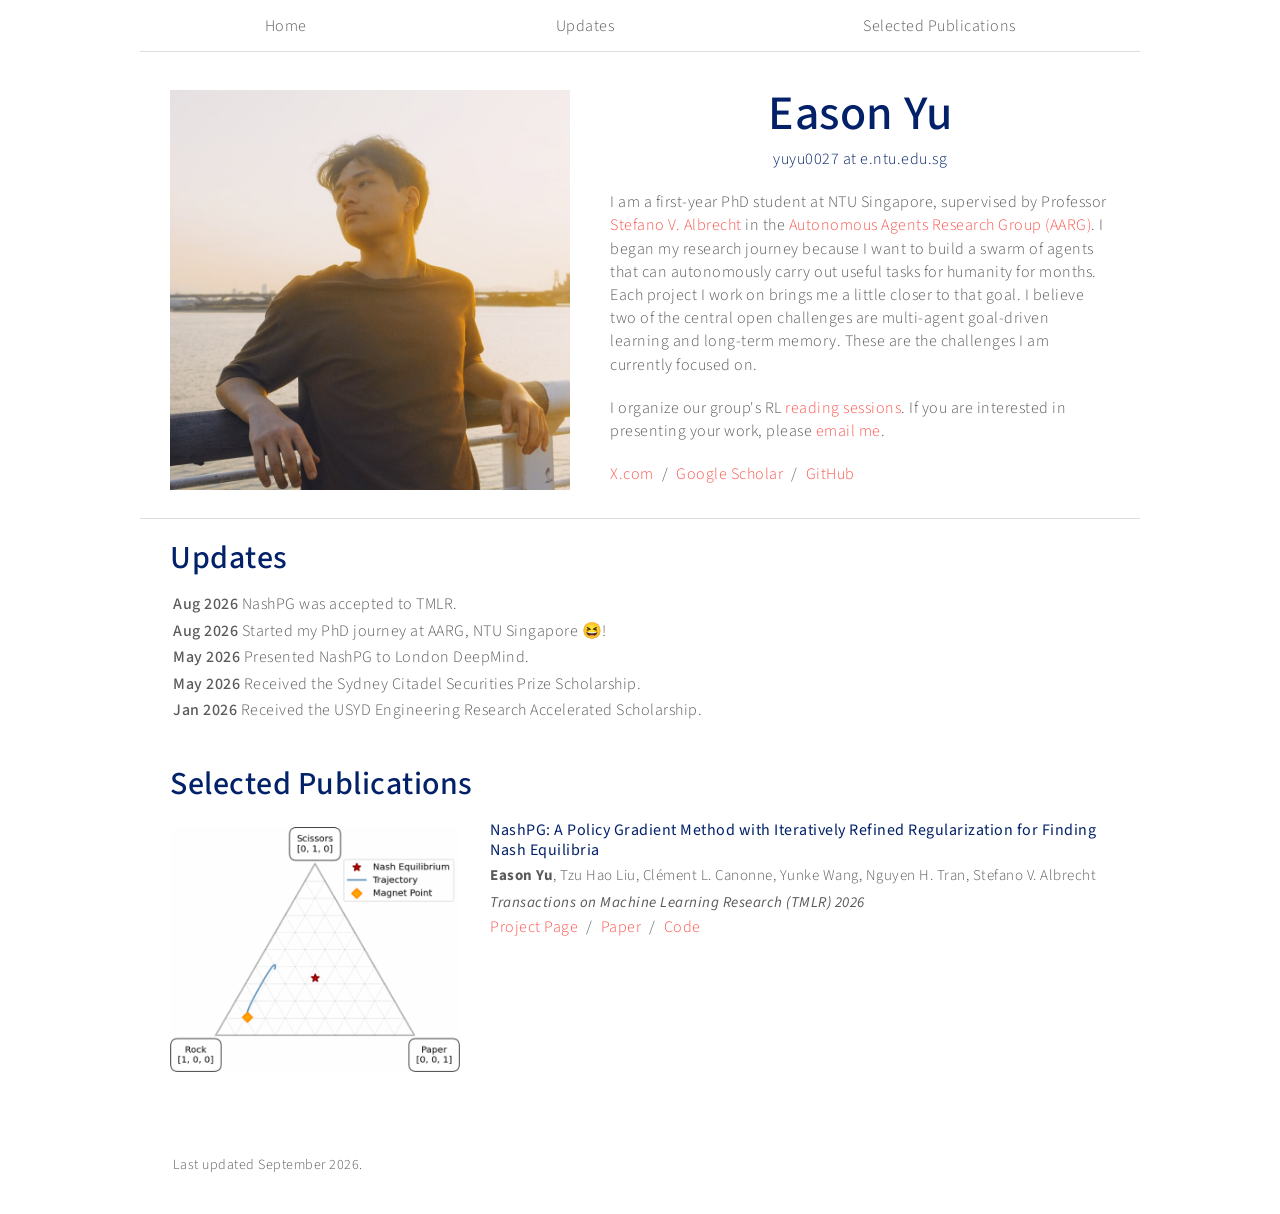
<file: index.html>
<!doctype html>
<html lang="en">
<head>
  <meta charset="utf-8">
  <meta name="viewport" content="width=device-width, initial-scale=1">
  <meta name="description" content="Eason Yu's homepage.">
  <title>Eason Yu</title>
  <link href="https://fonts.googleapis.com/css2?family=Source+Sans+Pro:wght@200;300;400;600;700;900&amp;display=swap" rel="stylesheet">
  <link rel="stylesheet" href="assets/css/style.css">
</head>
<body>
  <header class="site-header">
    <nav class="nav container" aria-label="Main navigation">
      <a href="#profile-intro">Home</a>
      <a href="#updates">Updates</a>
      <a href="#publications">Selected Publications</a>
    </nav>
  </header>

  <main class="container">
    <section id="profile-intro" class="profile section">
      <div class="profile-photo-wrap">
        <img class="profile-photo" src="assets/images/easonyu.jpg" alt="Portrait of Eason Yu">
      </div>

      <div class="profile-copy">
        <h1>Eason Yu</h1>
        <p class="subtitle">
          yuyu0027 at e.ntu.edu.sg
        </p>
        <p>
          I am a first-year PhD student at NTU Singapore, supervised by Professor
          <a href="https://agents-lab.org/stefano-albrecht/" rel="noreferrer">Stefano V. Albrecht</a>
          in the
          <a href="https://agents-lab.org/" rel="noreferrer">Autonomous Agents Research Group (AARG)</a>.
          I began my research journey because I want to build a swarm of agents
          that can autonomously carry out useful tasks for humanity for months.
          Each project I work on brings me a little closer to that goal. I
          believe two of the central open challenges are multi-agent
          goal-driven learning and long-term memory. These are the challenges
          I am currently focused on.
        </p>
        <p>
          I organize our group's RL
          <a href="https://agents-lab.org/reading-sessions/" rel="noreferrer">reading sessions</a>.
          If you are interested in presenting your work, please
          <a href="mailto:yuyu0027@e.ntu.edu.sg">email me</a>.
        </p>

        <div class="link-row" aria-label="Profile links">
          <a href="https://x.com/yoyu0203" rel="noreferrer">X.com</a>
          <a href="https://scholar.google.com/citations?hl=en&amp;view_op=list_works&amp;gmla=AKCpqFw6_bCxj2gZAOjzN72ITaUEZuNFN3W5UGyq4gflhVA9rmn4yfOdmjkuKxtdXWO86pN71RXoqOSA9XZHug&amp;user=BvuF9sQAAAAJ" rel="noreferrer">Google Scholar</a>
          <a href="https://github.com/easonyu0203" rel="noreferrer">GitHub</a>
        </div>
      </div>
    </section>

    <section id="updates" class="section">
      <h2>Updates</h2>
      <ul class="updates-list">
        <li>
          <time datetime="2026-08">Aug 2026</time>
          <span>NashPG was accepted to TMLR.</span>
        </li>
        <li>
          <time datetime="2026-08">Aug 2026</time>
          <span>Started my PhD journey at AARG, NTU Singapore 😆!</span>
        </li>
        <li>
          <time datetime="2026-05">May 2026</time>
          <span>Presented NashPG to London DeepMind.</span>
        </li>
        <li>
          <time datetime="2026-05">May 2026</time>
          <span>Received the Sydney Citadel Securities Prize Scholarship.</span>
        </li>
        <li>
          <time datetime="2026-01">Jan 2026</time>
          <span>Received the USYD Engineering Research Accelerated Scholarship.</span>
        </li>
      </ul>
    </section>

    <section id="publications" class="section">
      <h2>Selected Publications</h2>

      <article class="paper">
        <a class="paper-thumb" href="projects/nashpg/" aria-label="NashPG project page">
          <img src="assets/images/nashpg-policy-evolution-cropped.gif" alt="Policy evolution animation for NashPG">
        </a>
        <div class="paper-copy">
          <h3><a href="projects/nashpg/">NashPG: A Policy Gradient Method with Iteratively Refined Regularization for Finding Nash Equilibria</a></h3>
          <p class="authors"><strong>Eason Yu</strong>, Tzu Hao Liu, Clément L. Canonne, Yunke Wang, Nguyen H. Tran, Stefano V. Albrecht</p>
          <p class="venue">Transactions on Machine Learning Research (TMLR) 2026</p>
          <div class="paper-links">
            <a href="projects/nashpg/">Project Page</a>
            <a href="https://arxiv.org/abs/2510.18183" rel="noreferrer">Paper</a>
            <a href="https://github.com/ntu-agents/nashpg" rel="noreferrer">Code</a>
          </div>
        </div>
      </article>
    </section>

  </main>

  <footer class="footer container">
    <p>Last updated September 2026.</p>
  </footer>
</body>
</html>
</file>
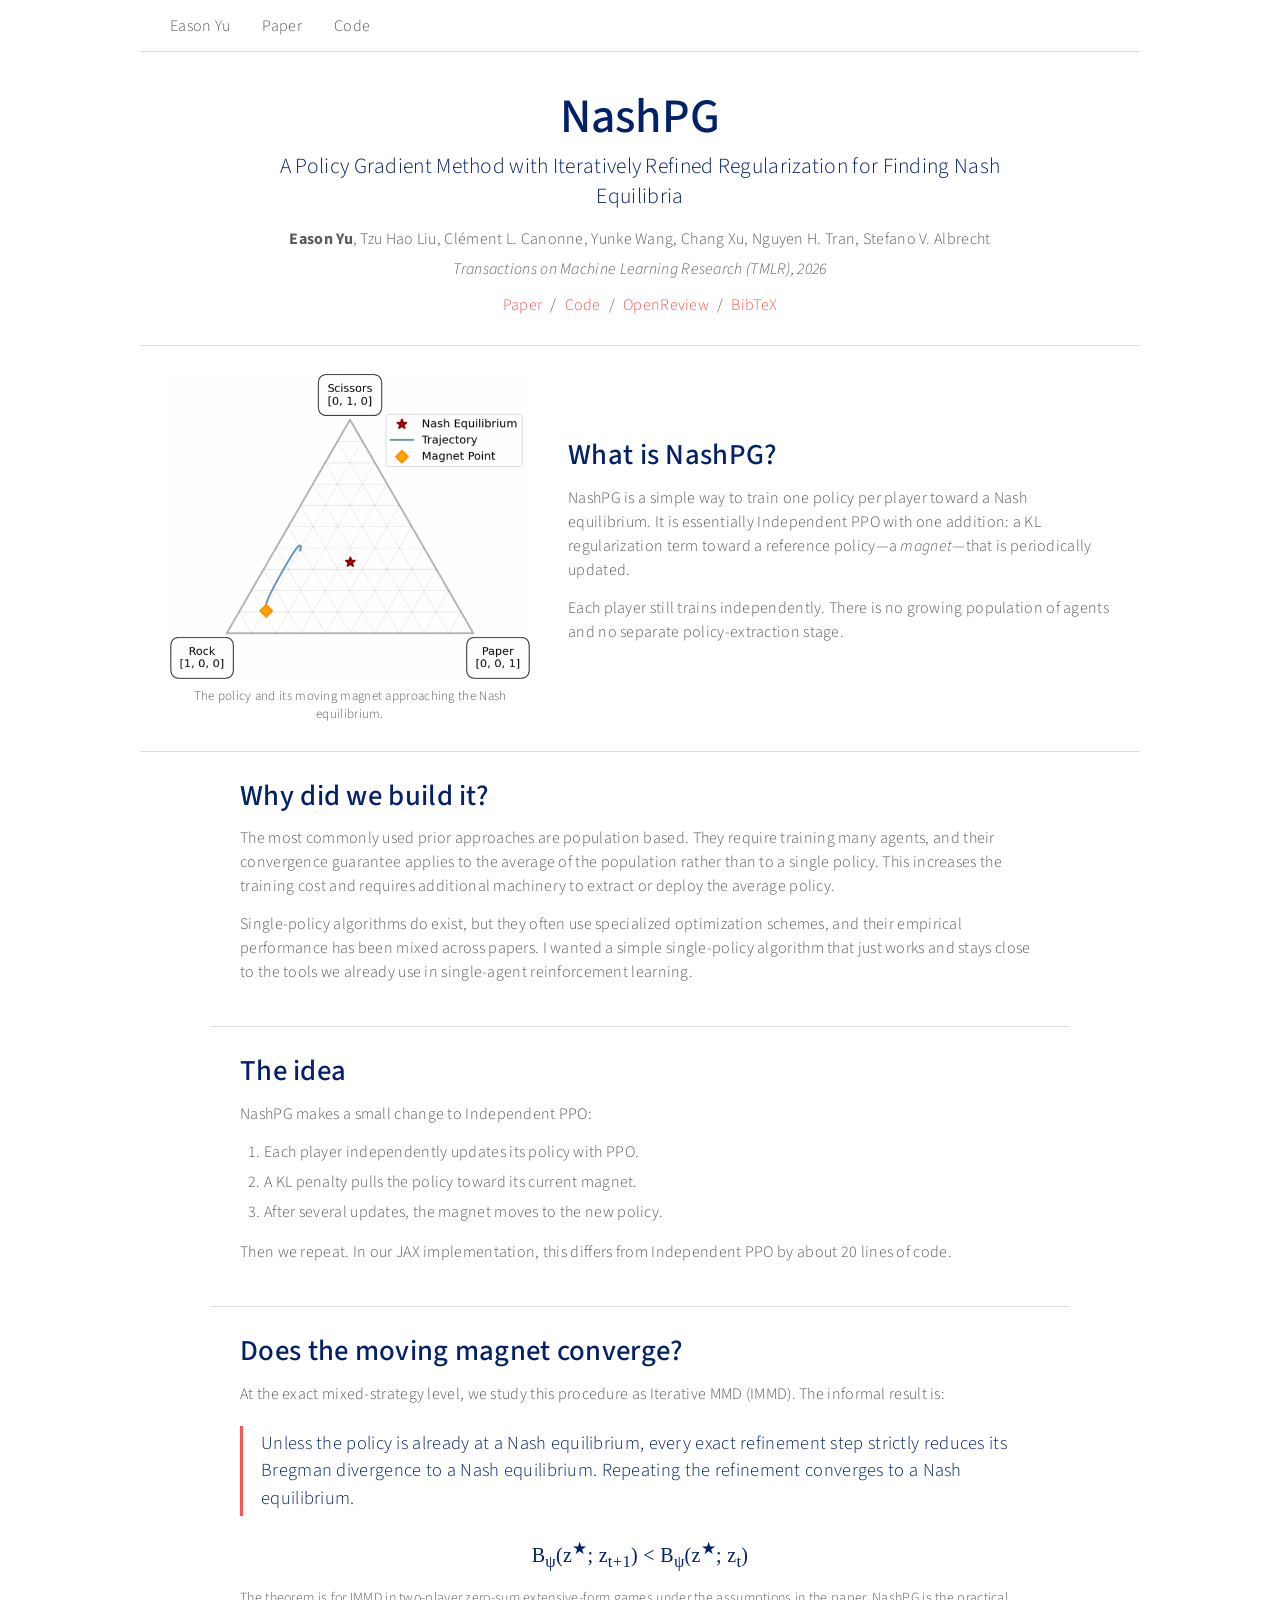
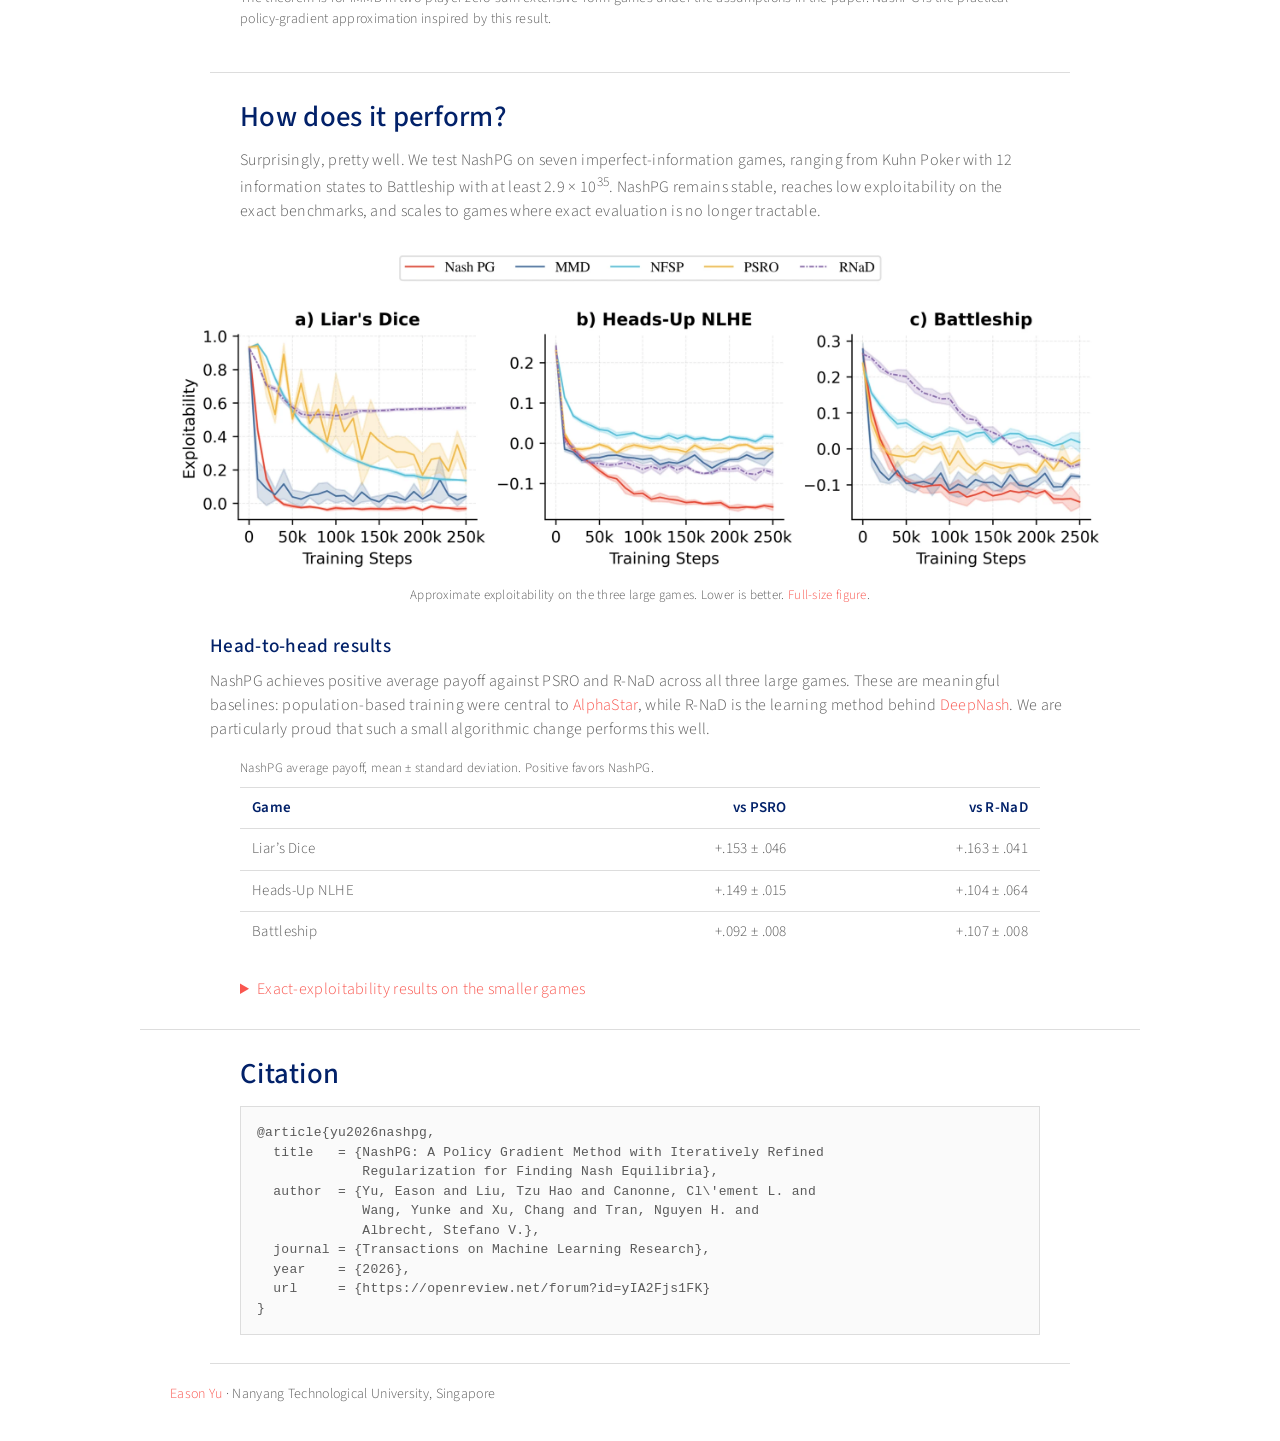
<file: projects/nashpg/index.html>
<!doctype html>
<html lang="en">
<head>
  <meta charset="utf-8">
  <meta name="viewport" content="width=device-width, initial-scale=1">
  <meta name="description" content="NashPG is a practical policy-gradient method with iteratively refined regularization for finding Nash equilibria.">
  <title>NashPG</title>
  <link href="https://fonts.googleapis.com/css2?family=Source+Sans+Pro:wght@200;300;400;600;700&amp;display=swap" rel="stylesheet">
  <link rel="stylesheet" href="style.css">
</head>
<body>
  <header class="site-header">
    <nav class="nav container" aria-label="Project navigation">
      <a href="../../">Eason Yu</a>
      <a href="https://arxiv.org/abs/2510.18183">Paper</a>
      <a href="https://github.com/ntu-agents/nashpg">Code</a>
    </nav>
  </header>

  <main class="container">
    <section class="project-header section">
      <h1>NashPG</h1>
      <p class="project-subtitle">A Policy Gradient Method with Iteratively Refined Regularization for Finding Nash Equilibria</p>
      <p class="authors"><strong>Eason Yu</strong>, Tzu Hao Liu, Clément L. Canonne, Yunke Wang, Chang Xu, Nguyen H. Tran, Stefano V. Albrecht</p>
      <p class="venue">Transactions on Machine Learning Research (TMLR), 2026</p>
      <p class="project-links">
        <a href="https://arxiv.org/abs/2510.18183">Paper</a>
        <a href="https://github.com/ntu-agents/nashpg">Code</a>
        <a href="https://openreview.net/forum?id=yIA2Fjs1FK">OpenReview</a>
        <a href="#citation">BibTeX</a>
      </p>
    </section>

    <section class="section intro">
      <figure class="teaser">
        <img src="assets/policy-evolution.gif" alt="A policy trajectory and its moving magnet approaching the Nash equilibrium in rock-paper-scissors">
        <figcaption>The policy and its moving magnet approaching the Nash equilibrium.</figcaption>
      </figure>
      <div>
        <h2>What is NashPG?</h2>
        <p>
          NashPG is a simple way to train one policy per player toward a Nash equilibrium. It is essentially Independent PPO with one addition: a KL regularization term toward a reference policy—a <em>magnet</em>—that is periodically updated.
        </p>
        <p>
          Each player still trains independently. There is no growing population of agents and no separate policy-extraction stage.
        </p>
      </div>
    </section>

    <section class="section text-section">
      <h2>Why did we build it?</h2>
      <p>
        The most commonly used prior approaches are population based. They require training many agents, and their convergence guarantee applies to the average of the population rather than to a single policy. This increases the training cost and requires additional machinery to extract or deploy the average policy.
      </p>
      <p>
        Single-policy algorithms do exist, but they often use specialized optimization schemes, and their empirical performance has been mixed across papers. I wanted a simple single-policy algorithm that just works and stays close to the tools we already use in single-agent reinforcement learning.
      </p>
    </section>

    <section class="section text-section">
      <h2>The idea</h2>
      <p>NashPG makes a small change to Independent PPO:</p>
      <ol>
        <li>Each player independently updates its policy with PPO.</li>
        <li>A KL penalty pulls the policy toward its current magnet.</li>
        <li>After several updates, the magnet moves to the new policy.</li>
      </ol>
      <p>
        Then we repeat. In our JAX implementation, this differs from Independent PPO by about 20 lines of code.
      </p>
    </section>

    <section class="section text-section" id="theory">
      <h2>Does the moving magnet converge?</h2>
      <p>
        At the exact mixed-strategy level, we study this procedure as Iterative MMD (IMMD). The informal result is:
      </p>
      <blockquote>
        Unless the policy is already at a Nash equilibrium, every exact refinement step strictly reduces its Bregman divergence to a Nash equilibrium. Repeating the refinement converges to a Nash equilibrium.
      </blockquote>
      <p class="equation">B<sub>ψ</sub>(z<sup>★</sup>; z<sub>t+1</sub>) &lt; B<sub>ψ</sub>(z<sup>★</sup>; z<sub>t</sub>)</p>
      <p class="note">
        The theorem is for IMMD in two-player zero-sum extensive-form games under the assumptions in the paper. NashPG is the practical policy-gradient approximation inspired by this result.
      </p>
    </section>

    <section class="section" id="results">
      <h2>How does it perform?</h2>
      <p class="text-width">
        Surprisingly, pretty well. We test NashPG on seven imperfect-information games, ranging from Kuhn Poker with 12 information states to Battleship with at least 2.9 × 10<sup>35</sup>. NashPG remains stable, reaches low exploitability on the exact benchmarks, and scales to games where exact evaluation is no longer tractable.
      </p>

      <figure class="result-figure">
        <a href="assets/large-games.webp" aria-label="Open the large-games figure at full size">
          <img src="assets/large-games.webp" alt="Approximate exploitability curves for NashPG and four baselines on Liar's Dice, Heads-Up No-Limit Hold'em, and Battleship">
        </a>
        <figcaption>
          Approximate exploitability on the three large games. Lower is better. <a href="assets/large-games.webp">Full-size figure</a>.
        </figcaption>
      </figure>

      <div class="text-section result-copy">
        <h3>Head-to-head results</h3>
        <p>
          NashPG achieves positive average payoff against PSRO and R-NaD across all three large games. These are meaningful baselines: population-based training were central to <a href="https://deepmind.google/blog/alphastar-mastering-the-real-time-strategy-game-starcraft-ii/">AlphaStar</a>, while R-NaD is the learning method behind <a href="https://deepmind.google/blog/mastering-stratego-the-classic-game-of-imperfect-information/">DeepNash</a>. We are particularly proud that such a small algorithmic change performs this well.
        </p>
      </div>

      <div class="table-wrap">
        <table>
          <caption>NashPG average payoff, mean ± standard deviation. Positive favors NashPG.</caption>
          <thead>
            <tr><th>Game</th><th>vs PSRO</th><th>vs R-NaD</th></tr>
          </thead>
          <tbody>
            <tr><td>Liar’s Dice</td><td>+.153 ± .046</td><td>+.163 ± .041</td></tr>
            <tr><td>Heads-Up NLHE</td><td>+.149 ± .015</td><td>+.104 ± .064</td></tr>
            <tr><td>Battleship</td><td>+.092 ± .008</td><td>+.107 ± .008</td></tr>
          </tbody>
        </table>
      </div>

      <details>
        <summary>Exact-exploitability results on the smaller games</summary>
        <figure class="result-figure">
          <a href="assets/exact-benchmarks.webp" aria-label="Open the exact-benchmark figure at full size">
            <img src="assets/exact-benchmarks.webp" alt="Exact exploitability curves for NashPG and four baselines on Kuhn Poker, Leduc Poker, Abrupt Dark Hex, and Abrupt Phantom Tic-Tac-Toe">
          </a>
          <figcaption>Exact exploitability on four smaller benchmark games. Lower is better.</figcaption>
        </figure>
      </details>
    </section>

    <section class="section text-section" id="citation">
      <h2>Citation</h2>
      <pre><code>@article{yu2026nashpg,
  title   = {NashPG: A Policy Gradient Method with Iteratively Refined
             Regularization for Finding Nash Equilibria},
  author  = {Yu, Eason and Liu, Tzu Hao and Canonne, Cl\'ement L. and
             Wang, Yunke and Xu, Chang and Tran, Nguyen H. and
             Albrecht, Stefano V.},
  journal = {Transactions on Machine Learning Research},
  year    = {2026},
  url     = {https://openreview.net/forum?id=yIA2Fjs1FK}
}</code></pre>
    </section>
  </main>

  <footer class="footer container">
    <p><a href="../../">Eason Yu</a> · Nanyang Technological University, Singapore</p>
  </footer>
</body>
</html>
</file>
<file: assets/css/style.css>
:root {
  --grey: rgb(90, 90, 90);
  --blue1: rgb(2, 33, 105);
  --blue2: rgb(0, 51, 160);
  --pink1: #f9564f;
  --line: #dddddd;
}

* {
  box-sizing: border-box;
}

html,
body,
p {
  margin: 0;
  padding: 0;
  border: 0;
  font-size: 100%;
  font: inherit;
  vertical-align: baseline;
  font-family: "Source Sans Pro", sans-serif;
  font-weight: 300;
  letter-spacing: 0.5px;
  color: var(--grey);
}

html {
  scroll-behavior: smooth;
}

body {
  background: #ffffff;
  font-size: 16px;
  line-height: 1.45;
}

p {
  margin: 0.2em;
}

ol,
ul {
  list-style: none;
}

ul {
  list-style-position: inside;
  list-style-type: none;
  padding: 0;
}

a {
  color: var(--pink1);
  text-decoration: none;
}

a:hover,
a:focus {
  color: var(--blue2);
}

b {
  font-weight: 500;
}

strong {
  font-weight: 700;
}

img {
  display: block;
  max-width: 100%;
}

.container {
  width: 1000px;
  margin: 0 auto;
}

.site-header {
  position: fixed;
  top: 0;
  left: 50%;
  z-index: 9999;
  width: 1000px;
  height: 52px;
  line-height: 2em;
  transform: translateX(-50%);
  border-bottom: 1px solid var(--line);
  background-color: rgba(255, 255, 255, 0.7);
  backdrop-filter: blur(8px);
}

.nav {
  display: flex;
  align-items: center;
  justify-content: space-around;
  height: 100%;
  padding: 10px 0;
}

.nav a {
  color: var(--grey);
  transition: color 0.3s ease;
}

.nav a:hover,
.nav a:focus {
  color: var(--pink1);
}

.section {
  padding: 20px 30px;
  scroll-margin-top: 70px;
}

.profile {
  display: block;
  padding: 90px 30px 10px;
  border-bottom: 1px solid var(--line);
  scroll-margin-top: 70px;
}

.profile::after,
.paper::after {
  display: block;
  clear: both;
  content: "";
}

.profile-photo-wrap {
  float: left;
  margin-right: 40px;
  text-align: center;
}

.profile-photo {
  width: 400px;
  aspect-ratio: 1;
  margin-bottom: 18px;
  object-fit: cover;
  object-position: center center;
}

h1,
h2,
h3 {
  margin-top: 0;
  font-family: "Source Sans Pro", sans-serif;
}

h1,
h2 {
  color: var(--blue1);
  font-weight: 500;
}

h1 {
  margin-bottom: 10px;
  font-size: 3em;
  line-height: 1em;
  text-align: center;
}

h2 {
  margin: 0 0 16px;
  font-size: 2em;
  line-height: 1.2;
}

h3 {
  margin: 0 0 4px;
  font-size: 1em;
  font-weight: 400;
  line-height: 1.3;
}

h3 a {
  color: var(--blue1);
}

.subtitle {
  margin: 0 0 20px;
  color: var(--blue1);
  text-align: center;
}

.profile-copy p {
  margin-bottom: 20px;
}

.link-row,
.paper-links {
  display: flex;
  flex-wrap: wrap;
  gap: 0;
  margin: 0.2em;
}

.link-row a:not(:last-child)::after,
.paper-links a:not(:last-child)::after {
  color: var(--grey);
  content: "/";
  margin: 0 8px;
}

.updates-list {
  margin: 0;
  padding: 0;
}

.updates-list li {
  margin: 0.2em;
}

.updates-list time {
  color: var(--grey);
  font-weight: 500;
}

.updates-list time::after {
  content: " ";
}

#publications {
  display: flex;
  flex-direction: column;
}

.paper {
  display: block;
  margin-bottom: 20px;
}

.paper-thumb {
  float: left;
  width: 20em;
  height: auto;
  margin-top: 7px;
  margin-bottom: 20px;
  padding-right: 30px;
}

.paper-thumb img {
  width: 100%;
}

.authors {
  margin: 0.2em;
  font-size: 15px;
  line-height: 1.5;
}

.venue {
  margin: 0.25em 0.2em 0.2em;
  color: var(--grey);
  font-size: 15px;
  font-weight: 400;
  font-style: italic;
}

#reading-group p {
  max-width: 720px;
}

.footer {
  padding: 20px 30px 36px;
  color: var(--grey);
  font-size: 14px;
}

.footer p {
  margin: 0.2em;
}

@media (max-width: 1048px) {
  .container,
  .site-header {
    width: 100%;
  }
}

@media (max-width: 760px) {
  body {
    font-size: 15px;
  }

  .site-header {
    height: auto;
    min-height: 52px;
  }

  .nav {
    flex-wrap: wrap;
    gap: 8px 18px;
    padding: 10px 16px;
  }

  .section {
    padding: 24px 20px;
  }

  .profile {
    padding: 82px 20px 18px;
  }

  .profile-photo-wrap,
  .paper-thumb {
    float: none;
  }

  .profile-photo {
    width: min(100%, 360px);
  }

  .profile-photo-wrap {
    margin-right: 0;
    margin-bottom: 18px;
  }

  h1 {
    font-size: 2.5em;
    text-align: left;
  }

  .subtitle {
    text-align: left;
  }

  .paper-thumb {
    width: min(100%, 320px);
    height: auto;
    padding-right: 0;
  }
}
</file>
<file: projects/nashpg/style.css>
:root {
  --grey: rgb(90, 90, 90);
  --blue1: rgb(2, 33, 105);
  --blue2: rgb(0, 51, 160);
  --pink1: #f9564f;
  --line: #dddddd;
}

* {
  box-sizing: border-box;
}

html {
  scroll-behavior: smooth;
}

body {
  margin: 0;
  background: #ffffff;
  color: var(--grey);
  font-family: "Source Sans Pro", sans-serif;
  font-size: 16px;
  font-weight: 300;
  line-height: 1.5;
  letter-spacing: 0.3px;
}

a {
  color: var(--pink1);
  text-decoration: none;
}

a:hover,
a:focus {
  color: var(--blue2);
}

img {
  display: block;
  max-width: 100%;
}

.container {
  width: 1000px;
  margin: 0 auto;
}

.site-header {
  position: fixed;
  top: 0;
  left: 50%;
  z-index: 10;
  width: 1000px;
  height: 52px;
  transform: translateX(-50%);
  border-bottom: 1px solid var(--line);
  background: rgba(255, 255, 255, 0.85);
  backdrop-filter: blur(8px);
}

.nav {
  display: flex;
  align-items: center;
  gap: 32px;
  height: 100%;
  padding: 0 30px;
}

.nav a {
  color: var(--grey);
}

.nav a:hover,
.nav a:focus {
  color: var(--pink1);
}

.section {
  padding: 28px 30px;
  border-bottom: 1px solid var(--line);
  scroll-margin-top: 64px;
}

.project-header {
  padding-top: 92px;
  text-align: center;
}

h1,
h2,
h3 {
  margin-top: 0;
  color: var(--blue1);
  font-weight: 500;
}

h1 {
  margin-bottom: 10px;
  font-size: 3em;
  line-height: 1.05;
}

h2 {
  margin-bottom: 12px;
  font-size: 1.8em;
  line-height: 1.2;
}

h3 {
  margin-bottom: 8px;
  font-size: 1.2em;
}

p {
  margin: 0 0 14px;
}

.project-subtitle {
  max-width: 760px;
  margin: 0 auto 16px;
  color: var(--blue1);
  font-size: 1.35em;
  line-height: 1.35;
}

.authors {
  max-width: 820px;
  margin: 0 auto 6px;
}

.authors strong {
  color: var(--grey);
  font-weight: 700;
}

.venue {
  margin-bottom: 12px;
  font-style: italic;
}

.project-links {
  display: flex;
  justify-content: center;
  margin-bottom: 0;
}

.project-links a:not(:last-child)::after {
  margin: 0 8px;
  color: var(--grey);
  content: "/";
}

.intro {
  display: grid;
  grid-template-columns: 360px 1fr;
  align-items: center;
  gap: 38px;
}

.teaser,
.result-figure {
  margin: 0;
}

.teaser img {
  width: 100%;
}

figcaption {
  margin-top: 8px;
  color: var(--grey);
  font-size: 13px;
  line-height: 1.4;
  text-align: center;
}

.text-section {
  max-width: 860px;
  margin-right: auto;
  margin-left: auto;
}

.text-width,
#results > h2 {
  max-width: 800px;
  margin-right: auto;
  margin-left: auto;
}

ol {
  margin: 0 0 16px;
  padding-left: 24px;
}

li {
  margin-bottom: 6px;
}

blockquote {
  margin: 20px 0;
  padding: 4px 0 4px 18px;
  border-left: 3px solid var(--pink1);
  color: var(--blue1);
  font-size: 1.15em;
}

.equation {
  color: var(--blue1);
  font-family: Georgia, "Times New Roman", serif;
  font-size: 1.25em;
  text-align: center;
}

.note {
  color: var(--grey);
  font-size: 14px;
}

.result-figure {
  margin-top: 22px;
}

.result-figure img {
  width: 100%;
}

.result-copy {
  margin-top: 28px;
}

.table-wrap {
  max-width: 800px;
  overflow-x: auto;
  margin: 18px auto 0;
}

table {
  width: 100%;
  border-collapse: collapse;
  font-size: 15px;
}

caption {
  margin-bottom: 8px;
  font-size: 13px;
  text-align: left;
}

th,
td {
  padding: 9px 12px;
  border-top: 1px solid var(--line);
  text-align: right;
  white-space: nowrap;
}

th:first-child,
td:first-child {
  text-align: left;
}

th {
  color: var(--blue1);
  font-weight: 600;
}

details {
  margin-top: 24px;
}

summary {
  max-width: 800px;
  margin-right: auto;
  margin-left: auto;
  color: var(--pink1);
  cursor: pointer;
}

pre {
  overflow-x: auto;
  margin: 14px 0 0;
  padding: 16px;
  border: 1px solid var(--line);
  background: #fafafa;
  color: var(--grey);
  font-size: 13px;
  line-height: 1.5;
}

.footer {
  padding: 20px 30px 36px;
  font-size: 14px;
}

.footer p {
  margin: 0;
}

@media (max-width: 1048px) {
  .container,
  .site-header {
    width: 100%;
  }
}

@media (max-width: 700px) {
  body {
    font-size: 15px;
  }

  .nav {
    padding: 0 20px;
  }

  .section {
    padding: 24px 20px;
  }

  .project-header {
    padding-top: 80px;
  }

  h1 {
    font-size: 2.5em;
  }

  .project-subtitle {
    font-size: 1.2em;
  }

  .intro {
    grid-template-columns: 1fr;
    gap: 22px;
  }

  .teaser {
    width: min(100%, 420px);
    margin: 0 auto;
  }

  th,
  td {
    padding: 8px;
  }
}
</file>
